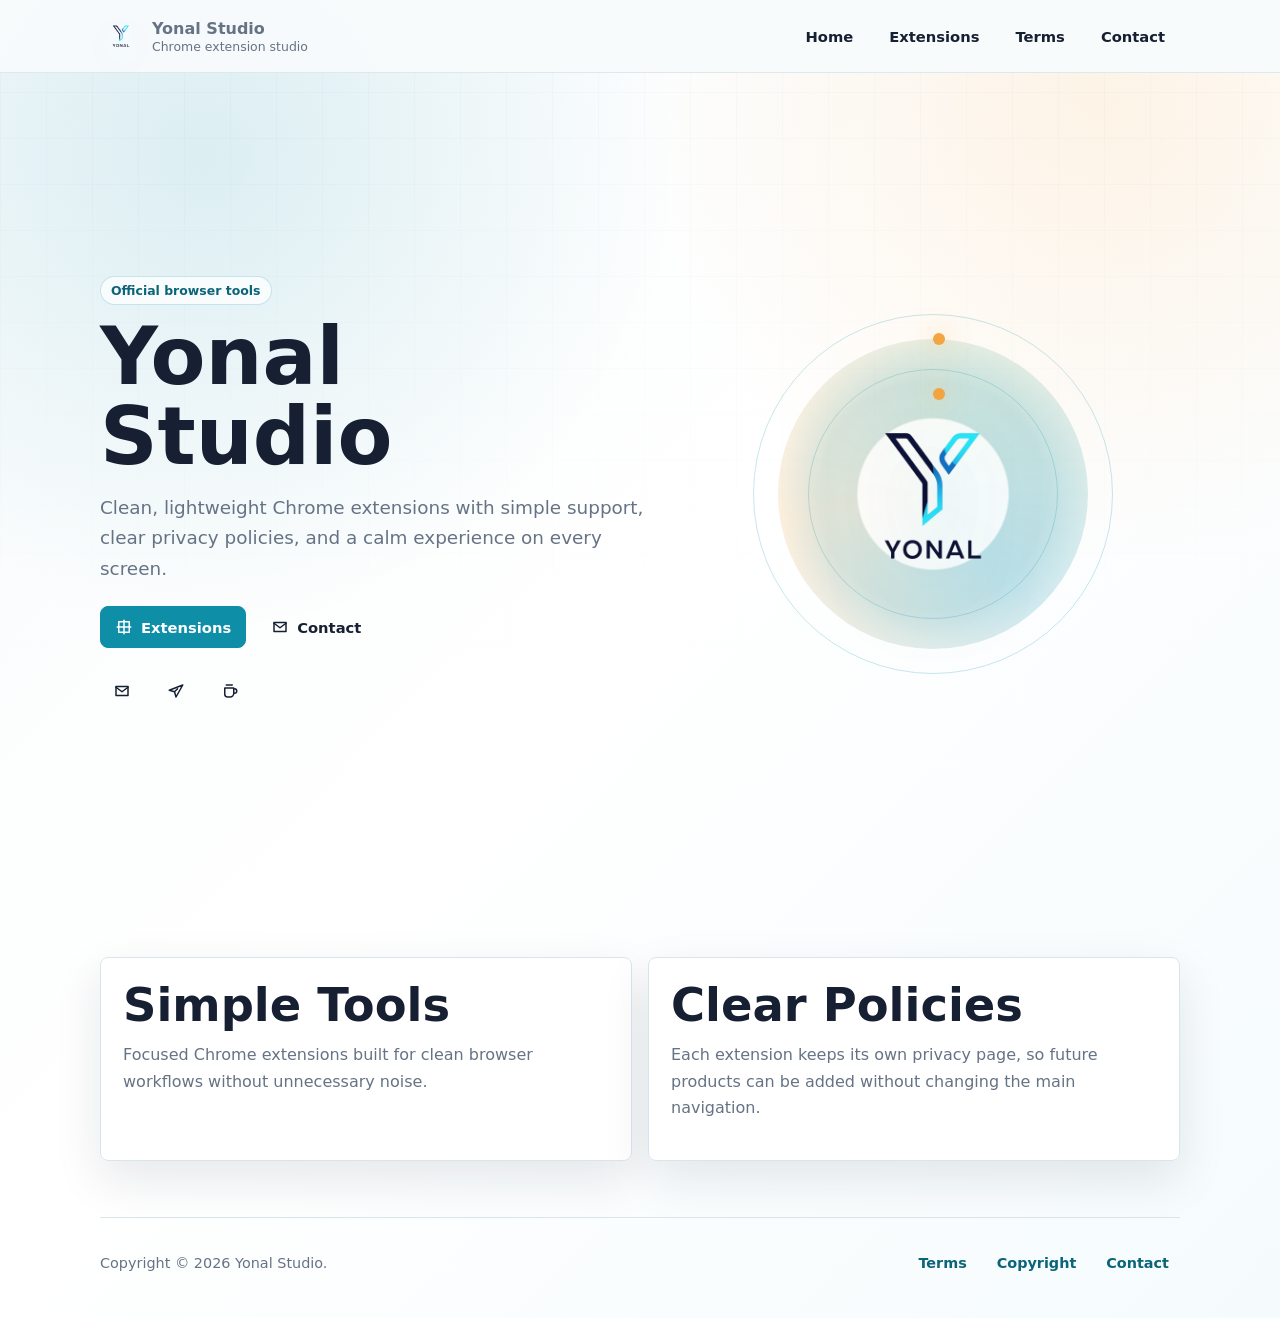
<file: index.html>
<!doctype html>
<html lang="en">
<head>
  <meta charset="utf-8">
  <meta name="viewport" content="width=device-width, initial-scale=1">
  <title>Yonal Studio</title>
  <meta name="description" content="Official Yonal Studio Chrome extension home page.">
  <link rel="icon" type="image/svg+xml" href="assets/favicon.svg">
  <link rel="stylesheet" href="assets/styles.css">
</head>
<body>
  <div class="touch-layer" id="touchLayer" aria-hidden="true"></div>
  <header class="topbar">
    <div class="wrap topbar-inner">
      <a class="brand" href="index.html" aria-label="Yonal Studio home">
        <img src="Yonal.png" alt="Yonal Studio logo">
        <span>
          <strong>Yonal Studio</strong>
          <span>Chrome extension studio</span>
        </span>
      </a>
      <nav class="nav" aria-label="Main navigation">
        <a href="index.html">Home</a>
        <a href="extensions.html">Extensions</a>
        <a href="terms.html">Terms</a>
        <a href="contact.html">Contact</a>
      </nav>
    </div>
  </header>

  <main class="wrap">
    <section class="hero">
      <div class="hero-copy">
        <p class="eyebrow">Official browser tools</p>
        <h1>Yonal Studio</h1>
        <p class="lead">Clean, lightweight Chrome extensions with simple support, clear privacy policies, and a calm experience on every screen.</p>
        <div class="actions">
          <a class="button primary" href="extensions.html">
            <svg class="icon" viewBox="0 0 24 24" aria-hidden="true"><path d="M12 3v18"/><path d="M3 12h18"/><path d="M5 5h14v14H5z"/></svg>
            Extensions
          </a>
          <a class="button" href="contact.html">
            <svg class="icon" viewBox="0 0 24 24" aria-hidden="true"><path d="M4 6h16v12H4z"/><path d="M4 7l8 6 8-6"/></svg>
            Contact
          </a>
        </div>
        <div class="icon-actions" aria-label="Official links">
          <a class="icon-button" href="mailto:yonalsolutions@gmail.com" aria-label="Email support">
            <svg class="icon" viewBox="0 0 24 24" aria-hidden="true"><path d="M4 6h16v12H4z"/><path d="M4 7l8 6 8-6"/></svg>
          </a>
          <a class="icon-button" href="https://t.me/websipX" target="_blank" rel="noopener" aria-label="Telegram support">
            <svg class="icon" viewBox="0 0 24 24" aria-hidden="true"><path d="M21 4L3 11l7 2 2 7 9-16z"/><path d="M10 13l4-4"/></svg>
          </a>
          <a class="icon-button" href="https://buymeacoffee.com/maducreator" target="_blank" rel="noopener" aria-label="Support Yonal Studio">
            <svg class="icon" viewBox="0 0 24 24" aria-hidden="true"><path d="M5 8h12v7a5 5 0 0 1-5 5H9a4 4 0 0 1-4-4V8z"/><path d="M17 9h1a3 3 0 0 1 0 6h-1"/><path d="M7 4h8"/></svg>
          </a>
        </div>
      </div>

      <div class="logo-showcase" aria-label="Animated Yonal Studio logo">
        <span class="logo-orbit"></span>
        <span class="logo-orbit two"></span>
        <img class="main-logo" src="Yonal.png" alt="Yonal Studio logo">
      </div>
    </section>

    <section class="page-section">
      <div class="grid">
        <article class="panel">
          <h2>Simple Tools</h2>
          <p class="muted">Focused Chrome extensions built for clean browser workflows without unnecessary noise.</p>
        </article>
        <article class="panel">
          <h2>Clear Policies</h2>
          <p class="muted">Each extension keeps its own privacy page, so future products can be added without changing the main navigation.</p>
        </article>
      </div>
    </section>
  </main>

  <footer class="wrap footer">
    <span>Copyright © <span data-year></span> Yonal Studio.</span>
    <nav class="footer-links" aria-label="Footer navigation">
      <a href="terms.html">Terms</a>
      <a href="copyright.html">Copyright</a>
      <a href="contact.html">Contact</a>
    </nav>
  </footer>

  <script src="assets/site.js"></script>
  <script>bootChromePrivacyRedirect();</script>
</body>
</html>
</file>
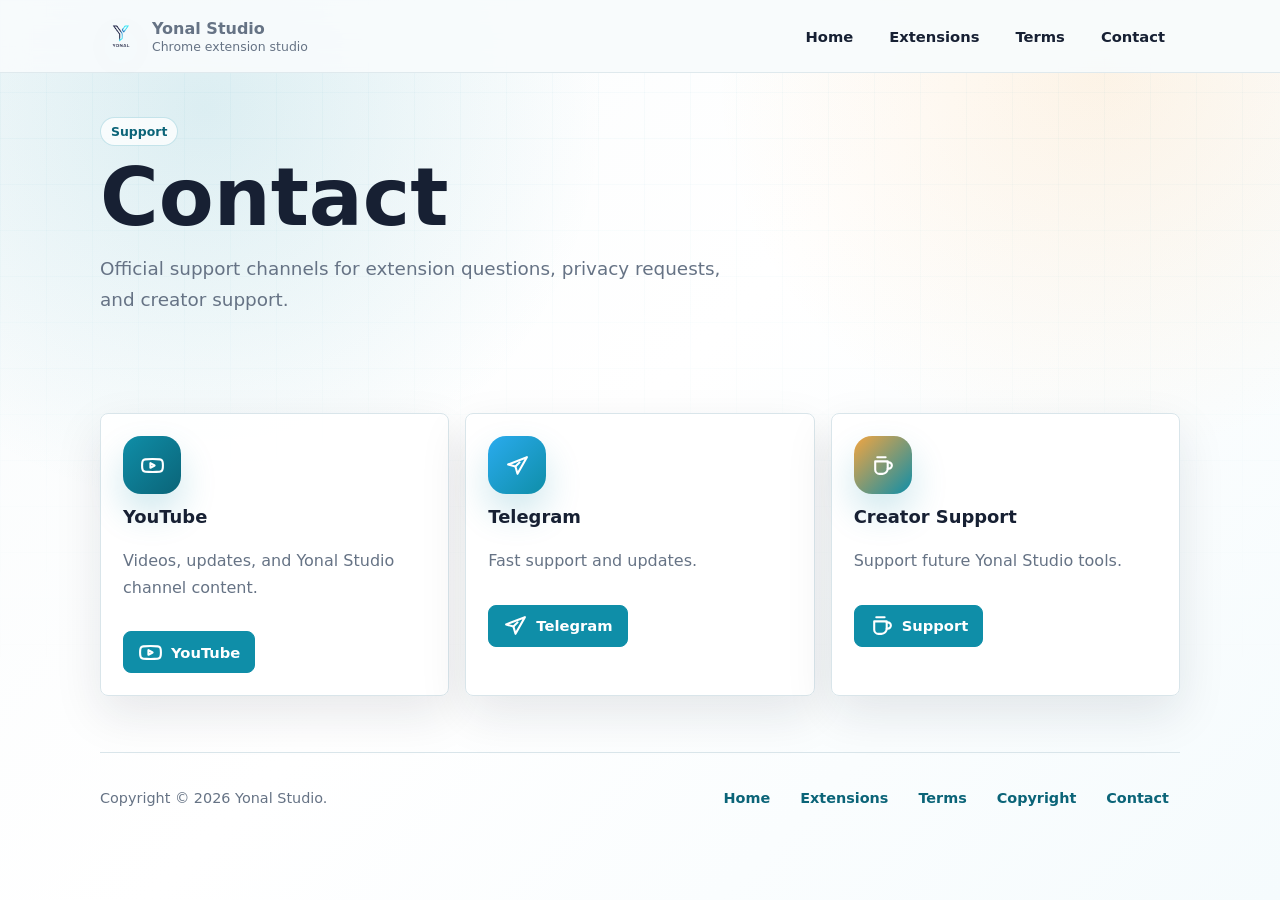
<file: contact.html>
<!doctype html>
<html lang="en">
<head>
  <meta charset="utf-8">
  <meta name="viewport" content="width=device-width, initial-scale=1">
  <title>Contact | Yonal Studio</title>
  <meta name="description" content="Contact Yonal Studio.">
  <link rel="icon" type="image/svg+xml" href="assets/favicon.svg">
  <link rel="stylesheet" href="assets/styles.css">
</head>
<body>
  <div class="touch-layer" id="touchLayer" aria-hidden="true"></div>
  <header class="topbar">
    <div class="wrap topbar-inner">
      <a class="brand" href="index.html" aria-label="Yonal Studio home">
        <img src="Yonal.png" alt="Yonal Studio logo">
        <span><strong>Yonal Studio</strong><span>Chrome extension studio</span></span>
      </a>
      <nav class="nav" aria-label="Main navigation">
        <a href="index.html">Home</a>
        <a href="extensions.html">Extensions</a>
        <a href="terms.html">Terms</a>
        <a href="contact.html">Contact</a>
      </nav>
    </div>
  </header>

  <main class="wrap">
    <section class="page-head">
      <p class="eyebrow">Support</p>
      <h1>Contact</h1>
      <p class="lead">Official support channels for extension questions, privacy requests, and creator support.</p>
    </section>
    <section class="page-section">
      <div class="contact-grid">
        <article class="contact-card">
          <div class="contact-badge" aria-hidden="true">
            <svg class="icon" viewBox="0 0 24 24"><path d="M22 12s0-4-1-5c-.6-.7-1.3-.8-2-.9C16 5.8 12 5.8 12 5.8s-4 0-7 .3c-.7.1-1.4.2-2 .9-1 1-1 5-1 5s0 4 1 5c.6.7 1.3.8 2 .9 3 .3 7 .3 7 .3s4 0 7-.3c.7-.1 1.4-.2 2-.9 1-1 1-5 1-5z"/><path d="M10 9.8v4.4l4-2.2-4-2.2z"/></svg>
          </div>
          <h3>YouTube</h3>
          <p class="muted">Videos, updates, and Yonal Studio channel content.</p>
          <a class="button primary" href="https://www.youtube.com/@YonalStudio" target="_blank" rel="noopener" aria-label="Open Yonal Studio on YouTube">
            <svg class="icon" viewBox="0 0 24 24" aria-hidden="true"><path d="M22 12s0-4-1-5c-.6-.7-1.3-.8-2-.9C16 5.8 12 5.8 12 5.8s-4 0-7 .3c-.7.1-1.4.2-2 .9-1 1-1 5-1 5s0 4 1 5c.6.7 1.3.8 2 .9 3 .3 7 .3 7 .3s4 0 7-.3c.7-.1 1.4-.2 2-.9 1-1 1-5 1-5z"/><path d="M10 9.8v4.4l4-2.2-4-2.2z"/></svg>
            YouTube
          </a>
        </article>
        <article class="contact-card">
          <div class="contact-badge telegram" aria-hidden="true">
            <svg class="icon" viewBox="0 0 24 24"><path d="M21 4L3 11l7 2 2 7 9-16z"/><path d="M10 13l4-4"/></svg>
          </div>
          <h3>Telegram</h3>
          <p class="muted">Fast support and updates.</p>
          <a class="button primary" href="https://t.me/websipX" target="_blank" rel="noopener" aria-label="Open Telegram">
            <svg class="icon" viewBox="0 0 24 24" aria-hidden="true"><path d="M21 4L3 11l7 2 2 7 9-16z"/><path d="M10 13l4-4"/></svg>
            Telegram
          </a>
        </article>
        <article class="contact-card">
          <div class="contact-badge coffee" aria-hidden="true">
            <svg class="icon" viewBox="0 0 24 24"><path d="M5 8h12v7a5 5 0 0 1-5 5H9a4 4 0 0 1-4-4V8z"/><path d="M17 9h1a3 3 0 0 1 0 6h-1"/><path d="M7 4h8"/></svg>
          </div>
          <h3>Creator Support</h3>
          <p class="muted">Support future Yonal Studio tools.</p>
          <a class="button primary" href="https://buymeacoffee.com/maducreator" target="_blank" rel="noopener" aria-label="Support Yonal Studio">
            <svg class="icon" viewBox="0 0 24 24" aria-hidden="true"><path d="M5 8h12v7a5 5 0 0 1-5 5H9a4 4 0 0 1-4-4V8z"/><path d="M17 9h1a3 3 0 0 1 0 6h-1"/><path d="M7 4h8"/></svg>
            Support
          </a>
        </article>
      </div>
    </section>
  </main>

  <footer class="wrap footer">
    <span>Copyright © <span data-year></span> Yonal Studio.</span>
    <nav class="footer-links" aria-label="Footer navigation">
      <a href="index.html">Home</a>
      <a href="extensions.html">Extensions</a>
      <a href="terms.html">Terms</a>
      <a href="copyright.html">Copyright</a>
      <a href="contact.html">Contact</a>
    </nav>
  </footer>

  <script src="assets/site.js"></script>
</body>
</html>
</file>
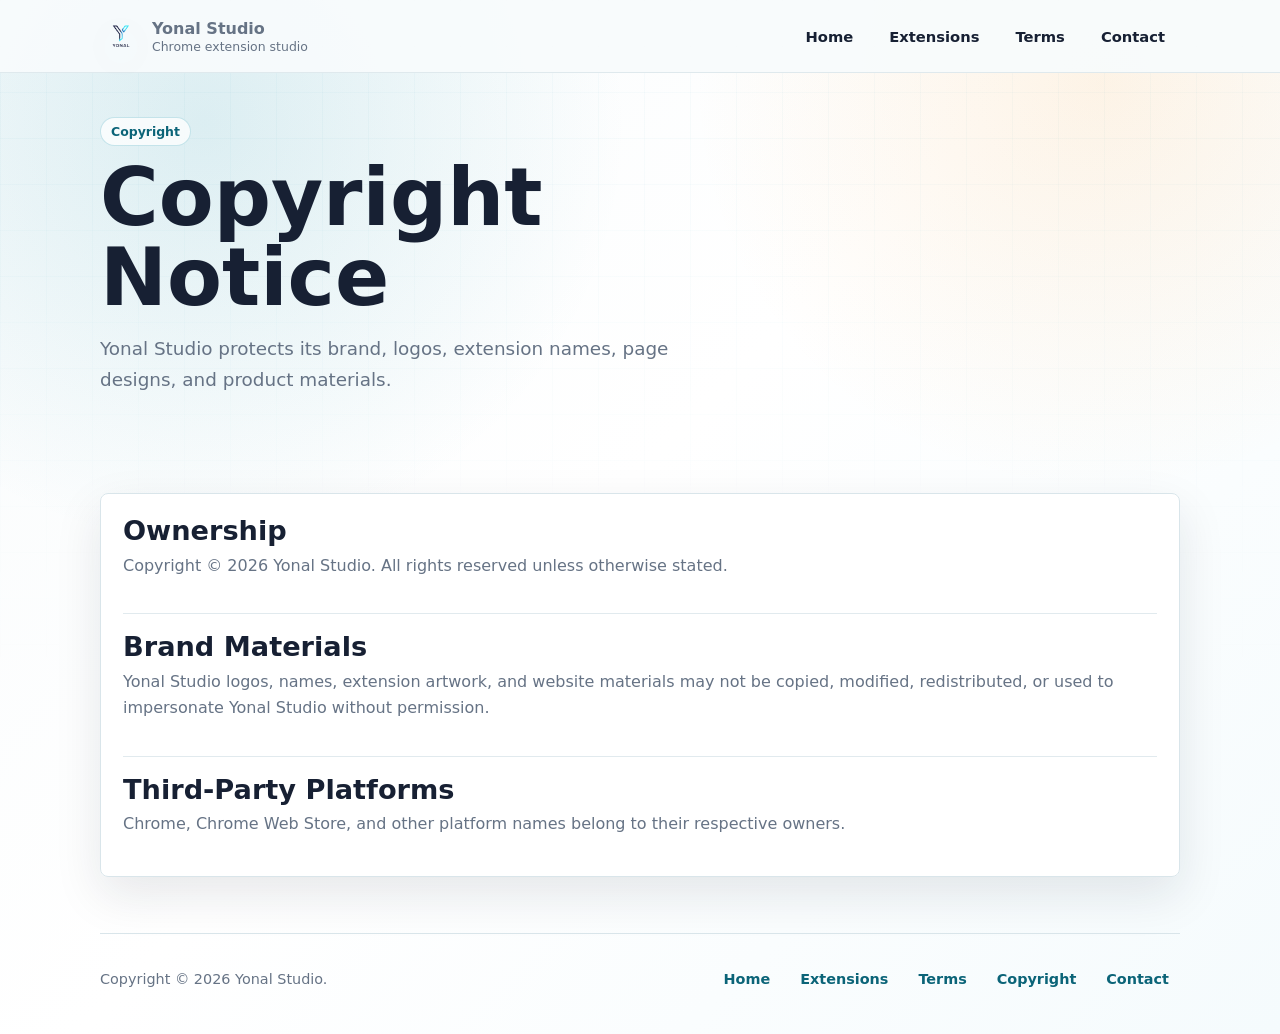
<file: copyright.html>
<!doctype html>
<html lang="en">
<head>
  <meta charset="utf-8">
  <meta name="viewport" content="width=device-width, initial-scale=1">
  <title>Copyright | Yonal Studio</title>
  <meta name="description" content="Yonal Studio copyright notice.">
  <link rel="icon" type="image/svg+xml" href="assets/favicon.svg">
  <link rel="stylesheet" href="assets/styles.css">
</head>
<body>
  <div class="touch-layer" id="touchLayer" aria-hidden="true"></div>
  <header class="topbar">
    <div class="wrap topbar-inner">
      <a class="brand" href="index.html" aria-label="Yonal Studio home">
        <img src="Yonal.png" alt="Yonal Studio logo">
        <span><strong>Yonal Studio</strong><span>Chrome extension studio</span></span>
      </a>
      <nav class="nav" aria-label="Main navigation">
        <a href="index.html">Home</a>
        <a href="extensions.html">Extensions</a>
        <a href="terms.html">Terms</a>
        <a href="contact.html">Contact</a>
      </nav>
    </div>
  </header>

  <main class="wrap">
    <section class="page-head">
      <p class="eyebrow">Copyright</p>
      <h1>Copyright Notice</h1>
      <p class="lead">Yonal Studio protects its brand, logos, extension names, page designs, and product materials.</p>
    </section>
    <section class="page-section">
      <article class="legal-card">
        <section class="legal-section">
          <h2>Ownership</h2>
          <p class="muted">Copyright © <span data-year></span> Yonal Studio. All rights reserved unless otherwise stated.</p>
        </section>
        <section class="legal-section">
          <h2>Brand Materials</h2>
          <p class="muted">Yonal Studio logos, names, extension artwork, and website materials may not be copied, modified, redistributed, or used to impersonate Yonal Studio without permission.</p>
        </section>
        <section class="legal-section">
          <h2>Third-Party Platforms</h2>
          <p class="muted">Chrome, Chrome Web Store, and other platform names belong to their respective owners.</p>
        </section>
      </article>
    </section>
  </main>

  <footer class="wrap footer">
    <span>Copyright © <span data-year></span> Yonal Studio.</span>
    <nav class="footer-links" aria-label="Footer navigation">
      <a href="index.html">Home</a>
      <a href="extensions.html">Extensions</a>
      <a href="terms.html">Terms</a>
      <a href="copyright.html">Copyright</a>
      <a href="contact.html">Contact</a>
    </nav>
  </footer>

  <script src="assets/site.js"></script>
</body>
</html>
</file>
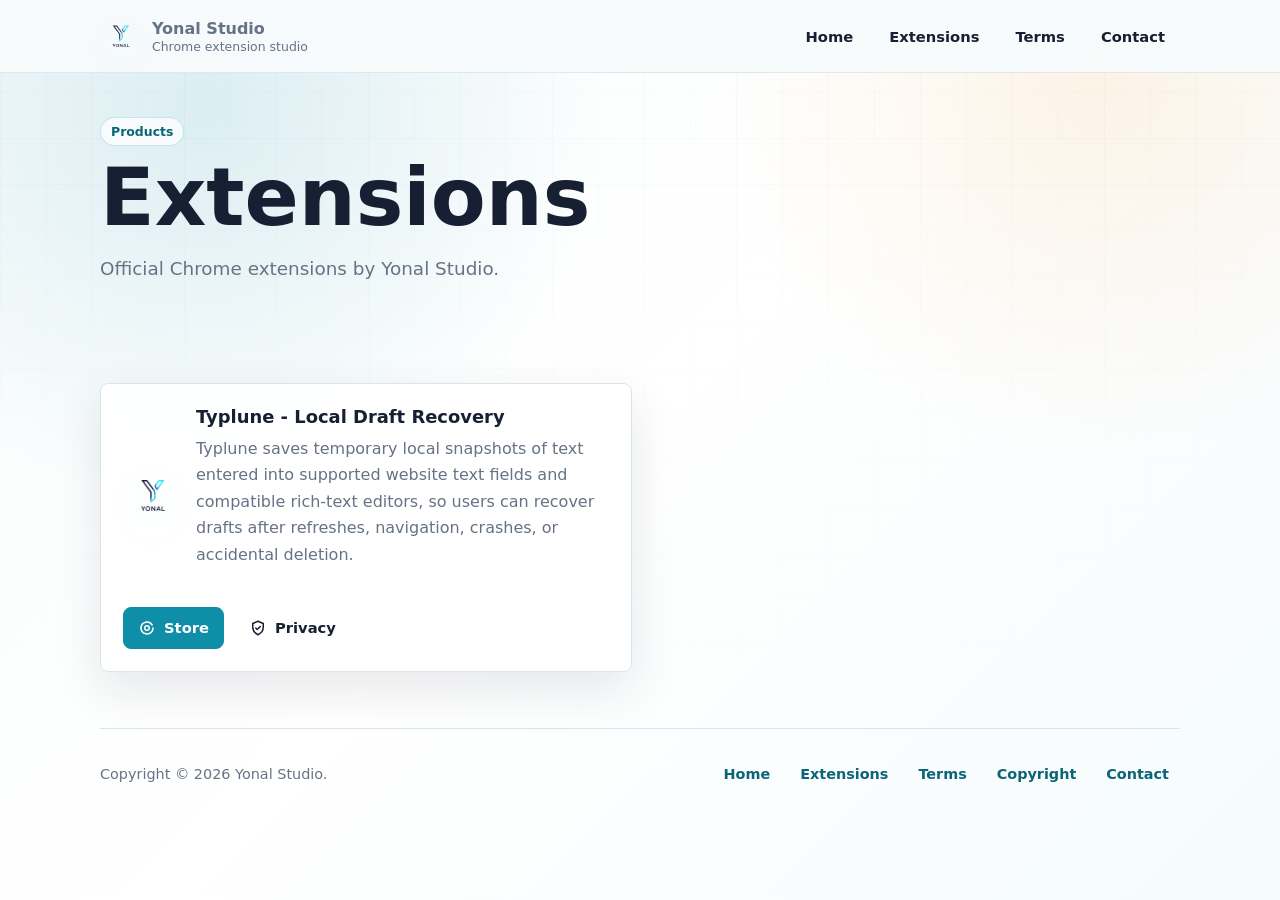
<file: extensions.html>
<!doctype html>
<html lang="en">
<head>
  <meta charset="utf-8">
  <meta name="viewport" content="width=device-width, initial-scale=1">
  <title>Extensions | Yonal Studio</title>
  <meta name="description" content="Yonal Studio Chrome extensions.">
  <link rel="icon" type="image/svg+xml" href="assets/favicon.svg">
  <link rel="stylesheet" href="assets/styles.css">
</head>
<body>
  <div class="touch-layer" id="touchLayer" aria-hidden="true"></div>
  <header class="topbar">
    <div class="wrap topbar-inner">
      <a class="brand" href="index.html" aria-label="Yonal Studio home">
        <img src="Yonal.png" alt="Yonal Studio logo">
        <span><strong>Yonal Studio</strong><span>Chrome extension studio</span></span>
      </a>
      <nav class="nav" aria-label="Main navigation">
        <a href="index.html">Home</a>
        <a href="extensions.html">Extensions</a>
        <a href="terms.html">Terms</a>
        <a href="contact.html">Contact</a>
      </nav>
    </div>
  </header>

  <main class="wrap">
    <section class="page-head">
      <p class="eyebrow">Products</p>
      <h1>Extensions</h1>
      <p class="lead">Official Chrome extensions by Yonal Studio.</p>
    </section>
    <section class="page-section">
      <div class="grid" id="extensionGrid"></div>
    </section>
  </main>

  <footer class="wrap footer">
    <span>Copyright © <span data-year></span> Yonal Studio.</span>
    <nav class="footer-links" aria-label="Footer navigation">
      <a href="index.html">Home</a>
      <a href="extensions.html">Extensions</a>
      <a href="terms.html">Terms</a>
      <a href="copyright.html">Copyright</a>
      <a href="contact.html">Contact</a>
    </nav>
  </footer>

  <script src="assets/site.js"></script>
  <script>
    const grid = document.getElementById('extensionGrid');
    renderExtensionSkeletons(grid);

    loadExtensions().then((items) => {
      grid.textContent = '';
      items.forEach((item, index) => grid.appendChild(revealDynamicContent(createExtensionCard(item), index)));
      if (location.hash) {
        requestAnimationFrame(() => document.querySelector(location.hash)?.scrollIntoView({ block: 'center' }));
      }
    });
  </script>
</body>
</html>
</file>
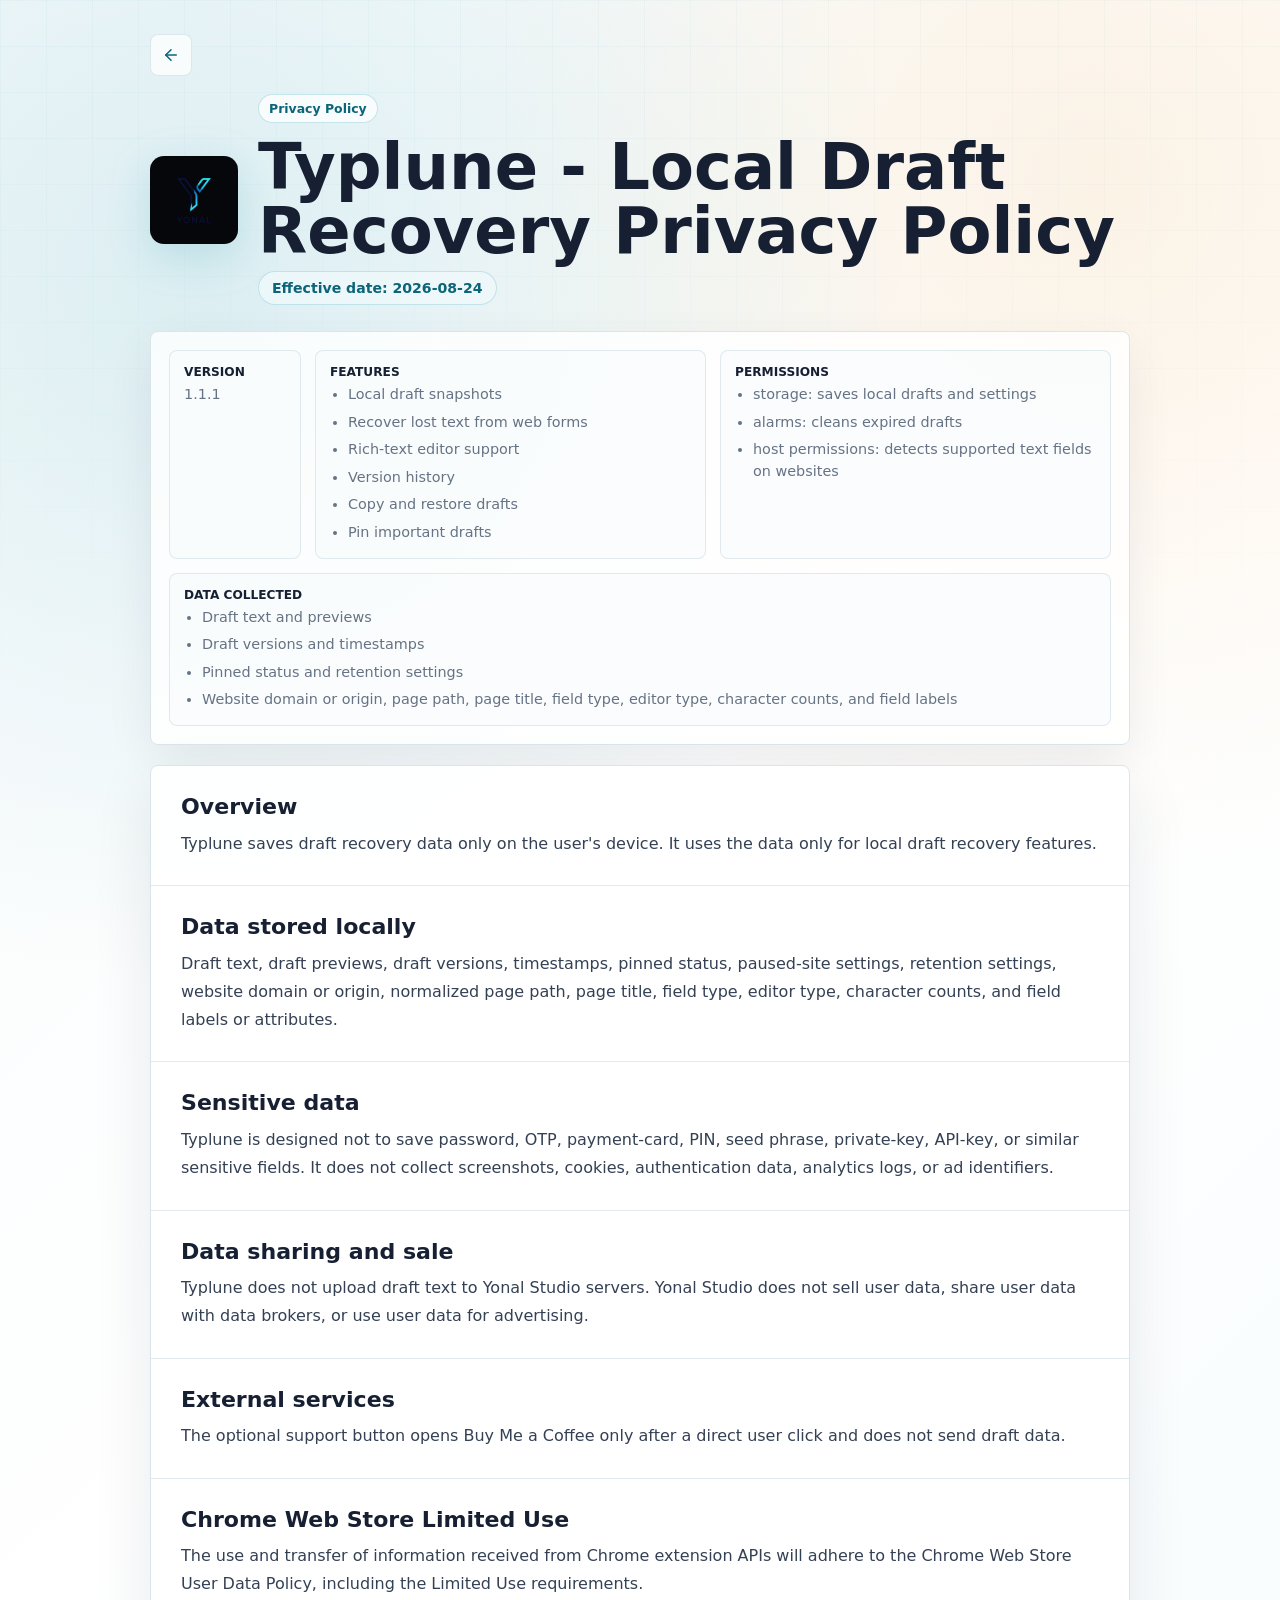
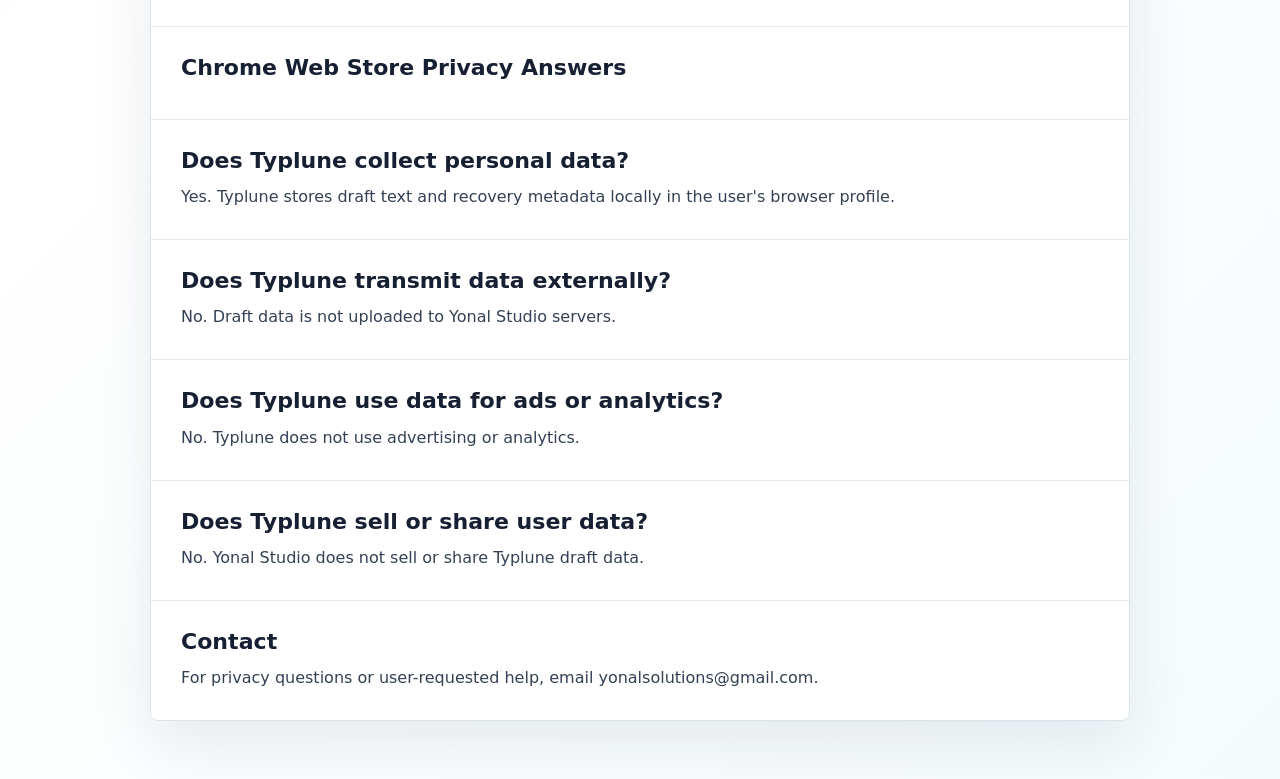
<file: privacy.html>
<!doctype html>
<html lang="en">
<head>
  <meta charset="utf-8">
  <meta name="viewport" content="width=device-width, initial-scale=1">
  <title>Privacy Policy | Yonal Studio</title>
  <meta name="description" content="Yonal Studio Chrome extension privacy policy.">
  <link rel="icon" type="image/svg+xml" href="assets/favicon.svg">
  <link rel="stylesheet" href="assets/styles.css">
</head>
<body class="is-policy-loading">
  <div class="touch-layer" id="touchLayer" aria-hidden="true"></div>
  <main class="policy-shell">
    <a class="policy-back icon-button" href="extensions.html" aria-label="Back to extensions" title="Back to extensions">
      <svg class="icon" viewBox="0 0 24 24" aria-hidden="true"><path d="M19 12H5"/><path d="M12 19l-7-7 7-7"/></svg>
    </a>
    <header class="policy-top">
      <img class="policy-logo logo-tile is-loading" id="policyLogo" alt="Extension logo">
      <div>
        <p class="eyebrow">Privacy Policy</p>
        <h1 id="policyTitle">Privacy Policy</h1>
        <p class="policy-date" id="policyDate">Effective date</p>
      </div>
    </header>
    <section class="policy-meta-card" aria-label="Extension privacy details">
      <dl class="policy-meta" id="policyMeta"></dl>
    </section>
    <article class="policy-card">
      <div class="policy-body" id="policyBody"></div>
    </article>
  </main>

  <script src="assets/site.js"></script>
  <script>
    loadExtensions().then((items) => {
      const item = selectedExtension(items);
      const logo = document.getElementById('policyLogo');
      const backUrl = `extensions.html#${encodeURIComponent(cleanId(item.id))}`;
      logo.alt = `${text(item.name, 'Extension')} logo`;
      logo.onerror = () => handleImageError(logo);
      transitionPolicyLogo(logo, logoFor(item));
      document.querySelector('.policy-back').href = backUrl;
      document.title = `${text(item.name, 'Extension')} Privacy Policy | Yonal Studio`;
      document.getElementById('policyTitle').textContent = `${text(item.name, 'Extension')} Privacy Policy`;
      document.getElementById('policyDate').textContent = `Effective date: ${text(item.privacyEffectiveDate, '2026-08-16')}`;
      renderPolicyMeta(document.getElementById('policyMeta'), item);
      renderPolicyDocument(document.getElementById('policyBody'), displayPolicy(item));
      requestAnimationFrame(() => document.body.classList.remove('is-policy-loading'));
    });
  </script>
</body>
</html>
</file>
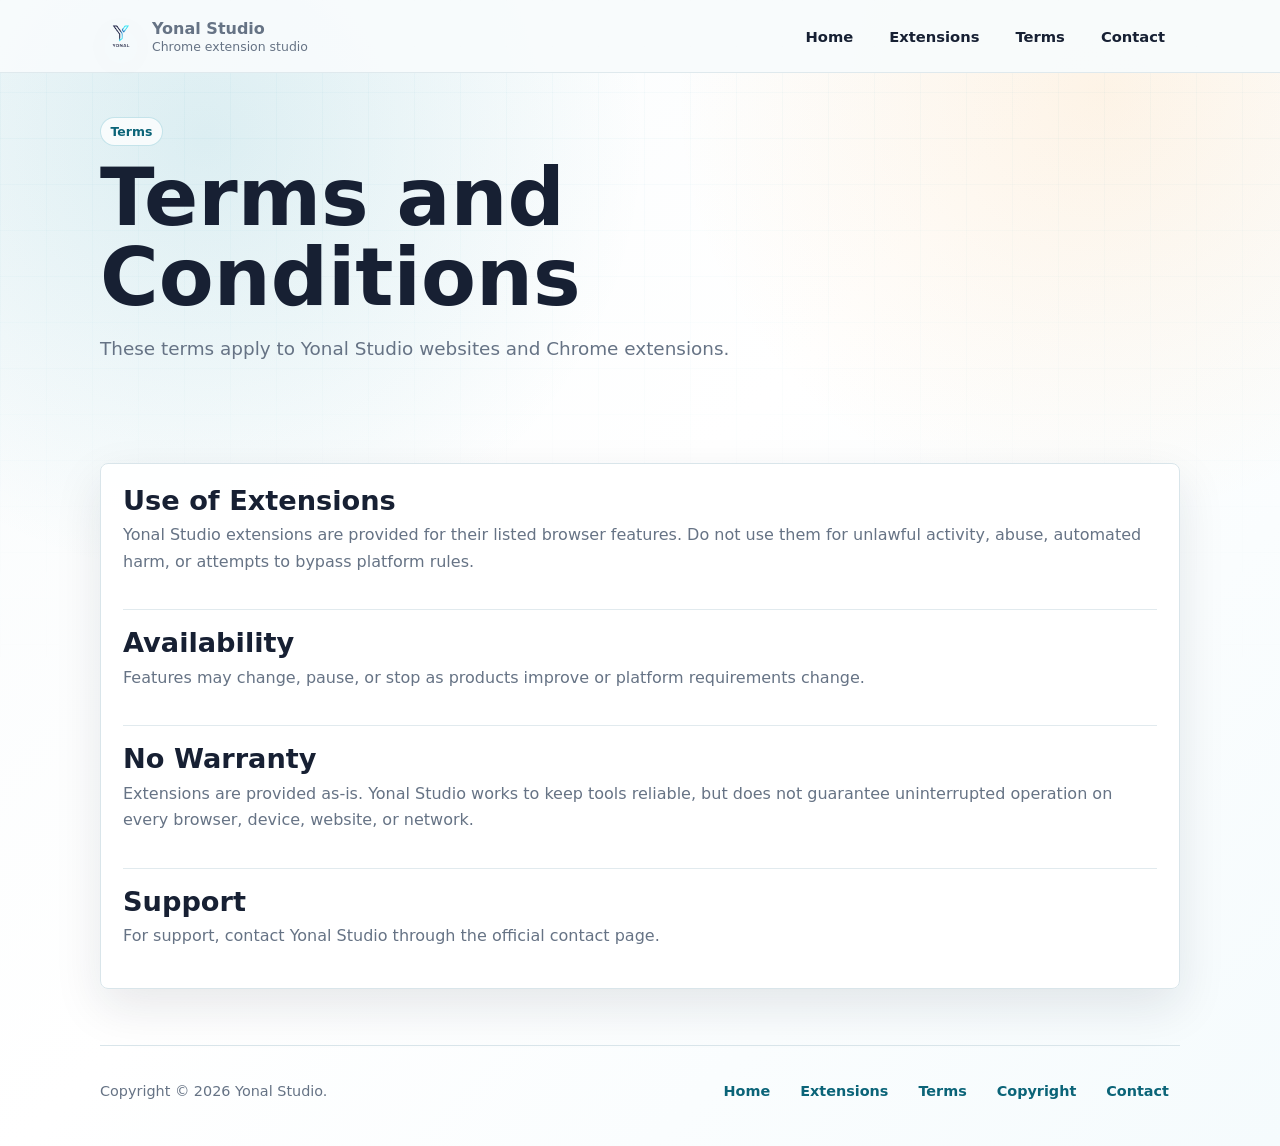
<file: terms.html>
<!doctype html>
<html lang="en">
<head>
  <meta charset="utf-8">
  <meta name="viewport" content="width=device-width, initial-scale=1">
  <title>Terms | Yonal Studio</title>
  <meta name="description" content="Yonal Studio terms and conditions.">
  <link rel="icon" type="image/svg+xml" href="assets/favicon.svg">
  <link rel="stylesheet" href="assets/styles.css">
</head>
<body>
  <div class="touch-layer" id="touchLayer" aria-hidden="true"></div>
  <header class="topbar">
    <div class="wrap topbar-inner">
      <a class="brand" href="index.html" aria-label="Yonal Studio home">
        <img src="Yonal.png" alt="Yonal Studio logo">
        <span><strong>Yonal Studio</strong><span>Chrome extension studio</span></span>
      </a>
      <nav class="nav" aria-label="Main navigation">
        <a href="index.html">Home</a>
        <a href="extensions.html">Extensions</a>
        <a href="terms.html">Terms</a>
        <a href="contact.html">Contact</a>
      </nav>
    </div>
  </header>

  <main class="wrap">
    <section class="page-head">
      <p class="eyebrow">Terms</p>
      <h1>Terms and Conditions</h1>
      <p class="lead">These terms apply to Yonal Studio websites and Chrome extensions.</p>
    </section>
    <section class="page-section">
      <article class="legal-card">
        <section class="legal-section">
          <h2>Use of Extensions</h2>
          <p class="muted">Yonal Studio extensions are provided for their listed browser features. Do not use them for unlawful activity, abuse, automated harm, or attempts to bypass platform rules.</p>
        </section>
        <section class="legal-section">
          <h2>Availability</h2>
          <p class="muted">Features may change, pause, or stop as products improve or platform requirements change.</p>
        </section>
        <section class="legal-section">
          <h2>No Warranty</h2>
          <p class="muted">Extensions are provided as-is. Yonal Studio works to keep tools reliable, but does not guarantee uninterrupted operation on every browser, device, website, or network.</p>
        </section>
        <section class="legal-section">
          <h2>Support</h2>
          <p class="muted">For support, contact Yonal Studio through the official contact page.</p>
        </section>
      </article>
    </section>
  </main>

  <footer class="wrap footer">
    <span>Copyright © <span data-year></span> Yonal Studio.</span>
    <nav class="footer-links" aria-label="Footer navigation">
      <a href="index.html">Home</a>
      <a href="extensions.html">Extensions</a>
      <a href="terms.html">Terms</a>
      <a href="copyright.html">Copyright</a>
      <a href="contact.html">Contact</a>
    </nav>
  </footer>

  <script src="assets/site.js"></script>
</body>
</html>
</file>
<file: assets/styles.css>
:root {
  --bg: #f8fbfc;
  --surface: #ffffff;
  --soft: #eef8fa;
  --text: #172033;
  --muted: #667385;
  --line: #d9e5ea;
  --brand: #0f8ea8;
  --brand-dark: #0b6478;
  --accent: #f2a541;
  --green: #138a5b;
  --shadow: 0 18px 48px rgba(23, 32, 51, 0.1);
}

* { box-sizing: border-box; }

html {
  scroll-behavior: smooth;
  overflow-x: hidden;
}

body {
  position: relative;
  min-height: 100vh;
  margin: 0;
  color: var(--text);
  background:
    radial-gradient(circle at 16% 12%, rgba(15, 142, 168, 0.13), transparent 30%),
    radial-gradient(circle at 86% 8%, rgba(242, 165, 65, 0.13), transparent 28%),
    linear-gradient(135deg, #f8fbfc 0%, #ffffff 48%, #f5fbfd 100%);
  font-family: Inter, ui-sans-serif, system-ui, -apple-system, BlinkMacSystemFont, "Segoe UI", sans-serif;
  overflow-x: hidden;
  opacity: 0;
  animation: pageFadeIn 420ms ease forwards;
}

body::before {
  content: "";
  position: fixed;
  inset: 0;
  z-index: -1;
  pointer-events: none;
  background-image:
    linear-gradient(rgba(15, 142, 168, 0.055) 1px, transparent 1px),
    linear-gradient(90deg, rgba(15, 142, 168, 0.055) 1px, transparent 1px);
  background-size: 46px 46px;
  mask-image: linear-gradient(to bottom, rgba(0, 0, 0, 0.58), transparent 78%);
  animation: gridMove 30s linear infinite;
}

a { color: inherit; }

.wrap {
  width: min(1080px, calc(100% - 32px));
  margin: 0 auto;
}

.touch-layer {
  position: fixed;
  inset: 0;
  z-index: 60;
  pointer-events: none;
  overflow: hidden;
}

.touch-spark {
  position: absolute;
  width: 9px;
  height: 9px;
  border-radius: 50%;
  background: var(--brand);
  box-shadow: 0 0 18px rgba(15, 142, 168, 0.46);
  animation: touchSpark 720ms ease-out forwards;
}

.touch-ring {
  position: absolute;
  width: 18px;
  height: 18px;
  border: 2px solid rgba(15, 142, 168, 0.28);
  border-radius: 50%;
  transform: translate(-50%, -50%) scale(0.35);
  animation: touchRing 680ms ease-out forwards;
}

.topbar {
  position: sticky;
  top: 0;
  z-index: 20;
  border-bottom: 1px solid rgba(217, 229, 234, 0.82);
  background: rgba(248, 251, 252, 0.92);
  backdrop-filter: blur(14px);
  animation: topbarIn 520ms ease both;
}

.topbar-inner {
  display: flex;
  align-items: center;
  justify-content: space-between;
  gap: 16px;
  min-height: 72px;
}

.brand {
  display: flex;
  align-items: center;
  gap: 10px;
  min-width: 0;
  text-decoration: none;
}

.brand img,
.logo-tile {
  object-fit: contain;
  filter: drop-shadow(0 12px 20px rgba(15, 142, 168, 0.18));
}

.brand img {
  width: 42px;
  height: 42px;
  border-radius: 11px;
}

.brand strong,
.brand span {
  display: block;
  white-space: nowrap;
  overflow: hidden;
  text-overflow: ellipsis;
}

.brand strong { font-size: 1rem; }

.brand span {
  margin-top: 1px;
  color: var(--muted);
  font-size: 0.78rem;
}

.nav {
  display: flex;
  align-items: center;
  gap: 6px;
}

.nav a,
.button,
.icon-button {
  display: inline-flex;
  align-items: center;
  justify-content: center;
  min-height: 42px;
  border: 1px solid transparent;
  border-radius: 8px;
  color: var(--text);
  font-size: 0.92rem;
  font-weight: 800;
  text-decoration: none;
  transition: transform 150ms ease, background 150ms ease, border-color 150ms ease, color 150ms ease;
}

.nav a,
.button {
  gap: 8px;
  padding: 0 14px;
  overflow-wrap: anywhere;
  text-align: center;
}

.icon-button {
  width: 44px;
  padding: 0;
}

.nav a:hover,
.button:hover,
.icon-button:hover {
  transform: translateY(-1px);
  border-color: var(--line);
  background: var(--surface);
}

.button.primary {
  color: #fff;
  border-color: var(--brand);
  background: var(--brand);
}

.button.primary:hover {
  border-color: var(--brand-dark);
  background: var(--brand-dark);
}

.hero {
  position: relative;
  display: grid;
  grid-template-columns: minmax(0, 1.05fr) minmax(280px, 0.95fr);
  gap: 38px;
  align-items: center;
  min-height: calc(100vh - 72px);
  padding: 58px 0 44px;
}

.hero-copy,
.logo-showcase,
.page-head,
.panel,
.extension-card,
.contact-card,
.legal-card,
.policy-meta-card,
.policy-card {
  opacity: 0;
  transform: translateY(18px);
  animation: revealUp 760ms ease forwards;
}

.logo-showcase,
.panel:nth-child(2),
.policy-meta-card { animation-delay: 100ms; }

.policy-card { animation-delay: 160ms; }

.footer {
  opacity: 0;
  transform: translateY(12px);
  animation: revealUp 640ms ease 220ms forwards;
}

.eyebrow {
  display: inline-flex;
  align-items: center;
  width: fit-content;
  margin: 0 0 12px;
  padding: 6px 10px;
  border: 1px solid rgba(15, 142, 168, 0.22);
  border-radius: 999px;
  color: var(--brand-dark);
  background: rgba(255, 255, 255, 0.75);
  font-size: 0.78rem;
  font-weight: 900;
}

h1,
h2,
h3,
p {
  margin-top: 0;
  overflow-wrap: break-word;
}

h1 {
  max-width: 720px;
  margin-bottom: 16px;
  font-size: clamp(2.35rem, 7vw, 5rem);
  line-height: 1;
  letter-spacing: 0;
}

h2 {
  margin-bottom: 12px;
  font-size: clamp(1.7rem, 4vw, 2.9rem);
  line-height: 1.08;
  letter-spacing: 0;
}

h3 {
  margin-bottom: 8px;
  font-size: 1.12rem;
  line-height: 1.22;
}

.lead,
.muted {
  color: var(--muted);
  line-height: 1.66;
}

.lead {
  max-width: 640px;
  font-size: clamp(1rem, 2vw, 1.15rem);
}

.actions,
.icon-actions {
  display: flex;
  flex-wrap: wrap;
  gap: 10px;
  margin-top: 22px;
}

.logo-showcase {
  position: relative;
  display: grid;
  place-items: center;
  min-height: 430px;
}

.logo-showcase::before {
  content: "";
  position: absolute;
  width: min(310px, 70vw);
  aspect-ratio: 1;
  border-radius: 50%;
  background:
    radial-gradient(circle, rgba(255, 255, 255, 0.78) 0 34%, rgba(15, 142, 168, 0.12) 35% 52%, transparent 70%),
    conic-gradient(from 140deg, rgba(15, 142, 168, 0.18), rgba(242, 165, 65, 0.18), rgba(19, 138, 91, 0.12), rgba(15, 142, 168, 0.18));
  filter: blur(0.2px);
  animation: logoGlow 7s ease-in-out infinite;
}

.logo-orbit {
  position: absolute;
  width: min(360px, 80vw);
  aspect-ratio: 1;
  border: 1px solid rgba(15, 142, 168, 0.22);
  border-radius: 50%;
  animation: orbit 16s linear infinite;
}

.logo-orbit.two {
  width: min(250px, 62vw);
  animation-duration: 11s;
  animation-direction: reverse;
}

.logo-orbit::before {
  content: "";
  position: absolute;
  top: 18px;
  left: 50%;
  width: 12px;
  height: 12px;
  border-radius: 50%;
  background: var(--accent);
  box-shadow: 0 0 24px rgba(242, 165, 65, 0.58);
}

.main-logo {
  position: relative;
  width: min(260px, 58vw);
  aspect-ratio: 1;
  padding: 8px;
  filter: drop-shadow(0 26px 42px rgba(15, 142, 168, 0.28));
  animation: floatLogo 4.8s ease-in-out infinite;
}

.page-section {
  padding: 56px 0;
}

.page-head {
  max-width: 760px;
  padding: 44px 0 24px;
}

.grid {
  display: grid;
  grid-template-columns: repeat(2, minmax(0, 1fr));
  gap: 16px;
}

.contact-grid {
  display: grid;
  grid-template-columns: repeat(3, minmax(0, 1fr));
  gap: 16px;
}

.panel,
.extension-card,
.legal-card,
.contact-card,
.policy-card {
  border: 1px solid var(--line);
  border-radius: 8px;
  background: rgba(255, 255, 255, 0.9);
  box-shadow: var(--shadow);
}

.panel,
.extension-card,
.legal-card,
.contact-card,
.policy-card {
  padding: 22px;
}

.extension-card,
.contact-card,
.legal-card {
  transition: transform 160ms ease, border-color 160ms ease, box-shadow 160ms ease;
}

.extension-card:hover,
.contact-card:hover,
.legal-card:hover {
  transform: translateY(-4px);
  border-color: rgba(15, 142, 168, 0.28);
  box-shadow: 0 26px 60px rgba(23, 32, 51, 0.13);
}

.contact-card {
  display: grid;
  align-content: start;
  gap: 12px;
  min-height: 230px;
}

.contact-badge {
  display: grid;
  place-items: center;
  width: 58px;
  height: 58px;
  border-radius: 18px;
  color: #fff;
  background: linear-gradient(135deg, var(--brand), var(--brand-dark));
  box-shadow: 0 18px 36px rgba(15, 142, 168, 0.2);
}

.contact-badge.telegram {
  background: linear-gradient(135deg, #2aabee, #0f8ea8);
}

.contact-badge.coffee {
  background: linear-gradient(135deg, #f2a541, #0f8ea8);
}

.contact-card .icon {
  width: 25px;
  height: 25px;
}

.contact-card .button {
  width: fit-content;
  margin-top: 2px;
}

.legal-card {
  display: grid;
  gap: 18px;
}

.legal-section {
  padding: 0 0 18px;
  border-bottom: 1px solid rgba(217, 229, 234, 0.78);
}

.legal-section:last-child {
  padding-bottom: 0;
  border-bottom: 0;
}

.legal-card h2 {
  margin-bottom: 7px;
  font-size: clamp(1.22rem, 2.4vw, 1.7rem);
}

.extension-head {
  display: grid;
  grid-template-columns: 60px minmax(0, 1fr);
  gap: 13px;
  align-items: center;
  margin-bottom: 14px;
}

.extension-head img,
.policy-logo {
  border-radius: 14px;
}

.extension-head img {
  width: 60px;
  height: 60px;
}

.policy-shell {
  width: min(980px, calc(100% - 44px));
  margin: 0 auto;
  padding: 34px 0 58px;
  min-height: 100vh;
}

.skeleton-card {
  pointer-events: none;
}

.skeleton-card:hover {
  transform: none;
  border-color: var(--line);
  box-shadow: var(--shadow);
}

.skeleton-tile,
.skeleton-line {
  position: relative;
  overflow: hidden;
  border-radius: 8px;
  background: rgba(217, 229, 234, 0.74);
}

.skeleton-tile::after,
.skeleton-line::after,
.is-policy-loading .policy-card::after,
.is-policy-loading .policy-meta-card::after {
  content: "";
  position: absolute;
  inset: 0;
  transform: translateX(-100%);
  background: linear-gradient(90deg, transparent, rgba(255, 255, 255, 0.72), transparent);
  animation: skeletonSweep 1.15s ease-in-out infinite;
}

.skeleton-tile {
  width: 60px;
  height: 60px;
}

.skeleton-copy {
  display: grid;
  gap: 10px;
}

.skeleton-line {
  height: 12px;
}

.skeleton-line.title {
  width: min(260px, 72%);
  height: 16px;
}

.skeleton-line.short { width: 48%; }
.skeleton-line.medium { width: 78%; }
.skeleton-line.long { width: 92%; }

.is-policy-loading .policy-meta-card,
.is-policy-loading .policy-card {
  position: relative;
  min-height: 150px;
  overflow: hidden;
}

.is-policy-loading .policy-card {
  min-height: 320px;
}

.is-policy-loading .policy-meta-card > *,
.is-policy-loading .policy-card > * {
  opacity: 0;
}

.is-policy-loading .policy-meta-card {
  background:
    linear-gradient(rgba(248, 251, 252, 0.86), rgba(248, 251, 252, 0.86)),
    repeating-linear-gradient(to bottom, transparent 0 25px, rgba(217, 229, 234, 0.72) 25px 26px);
}

.is-policy-loading .policy-card {
  background:
    linear-gradient(rgba(255, 255, 255, 0.82), rgba(255, 255, 255, 0.82)),
    repeating-linear-gradient(to bottom, rgba(217, 229, 234, 0.64) 0 12px, transparent 12px 34px);
}

.policy-back {
  width: 42px;
  margin-bottom: 18px;
  border: 1px solid rgba(217, 229, 234, 0.9);
  color: var(--brand-dark);
  background: rgba(255, 255, 255, 0.74);
  transition: transform 150ms ease, background 150ms ease, border-color 150ms ease;
}

.policy-back:hover {
  transform: translateY(-1px);
  border-color: rgba(15, 142, 168, 0.28);
  background: #fff;
}

.policy-top {
  display: grid;
  grid-template-columns: 88px minmax(0, 1fr);
  align-items: center;
  gap: 20px;
  margin-bottom: 26px;
}

.policy-logo {
  width: 88px;
  height: 88px;
  background: #05070b;
  transition: opacity 220ms ease;
}

.policy-logo.is-loading {
  opacity: 0;
}

.policy-logo.is-loading + div::before {
  content: "";
  position: absolute;
  left: 0;
  top: 0;
  width: 88px;
  height: 88px;
  border-radius: 14px;
  border: 1px solid rgba(15, 142, 168, 0.2);
  background:
    linear-gradient(90deg, transparent, rgba(255, 255, 255, 0.34), transparent),
    #05070b;
  background-size: 220% 100%, auto;
  animation: logoSkeleton 1.05s ease-in-out infinite;
}

.policy-top { position: relative; }

.policy-card {
  padding: 0;
  overflow: hidden;
  box-shadow: 0 22px 62px rgba(23, 32, 51, 0.09);
}

.policy-meta-card {
  margin-bottom: 20px;
  padding: 18px;
  border: 1px solid var(--line);
  border-radius: 8px;
  background: rgba(255, 255, 255, 0.82);
  box-shadow: 0 18px 48px rgba(23, 32, 51, 0.07);
}

.policy-meta {
  display: flex;
  flex-wrap: wrap;
  gap: 14px;
  margin: 0;
}

.policy-meta-item {
  flex: 1 1 280px;
  padding: 14px;
  border: 1px solid rgba(217, 229, 234, 0.78);
  border-radius: 8px;
  background: rgba(248, 251, 252, 0.72);
}

.policy-meta-item-compact {
  flex: 0 0 auto;
  min-width: 132px;
}

.policy-meta dt,
.policy-meta dd,
.policy-meta ul {
  margin: 0;
}

.policy-meta dt {
  margin-bottom: 5px;
  color: var(--text);
  font-size: 0.76rem;
  font-weight: 900;
  text-transform: uppercase;
}

.policy-meta dd {
  color: var(--muted);
  font-size: 0.9rem;
  line-height: 1.5;
  overflow-wrap: anywhere;
}

.policy-meta ul {
  display: grid;
  gap: 6px;
  padding-left: 18px;
}

.policy-top h1 {
  max-width: 980px;
  margin-bottom: 8px;
  font-size: clamp(2.45rem, 5vw, 4.35rem);
  overflow-wrap: anywhere;
}

.policy-date {
  display: inline-flex;
  align-items: center;
  width: fit-content;
  min-height: 34px;
  margin: 0;
  padding: 0 13px;
  border: 1px solid rgba(15, 142, 168, 0.2);
  border-radius: 999px;
  color: var(--brand-dark);
  background: rgba(238, 248, 250, 0.86);
  font-size: 0.88rem;
  font-weight: 900;
}

.policy-body {
  display: grid;
  gap: 0;
}

.policy-section {
  padding: 28px 30px;
  border-bottom: 1px solid rgba(217, 229, 234, 0.78);
}

.policy-section:last-child {
  border-bottom: 0;
}

.policy-section h2 {
  margin-bottom: 9px;
  color: var(--text);
  font-size: clamp(1.12rem, 2vw, 1.38rem);
  line-height: 1.2;
}

.policy-section p {
  max-width: 100%;
  margin-bottom: 10px;
  color: #344054;
  line-height: 1.74;
  overflow-wrap: anywhere;
}

.policy-section p:last-child {
  margin-bottom: 0;
}

.linkless {
  color: var(--brand-dark);
  font-weight: 800;
}

.icon {
  width: 18px;
  height: 18px;
  stroke: currentColor;
  stroke-width: 2;
  fill: none;
  stroke-linecap: round;
  stroke-linejoin: round;
}

.footer {
  display: grid;
  grid-template-columns: minmax(0, 1fr) auto;
  align-items: center;
  gap: 12px;
  padding: 28px 0 38px;
  border-top: 1px solid var(--line);
  color: var(--muted);
  font-size: 0.9rem;
}

.footer-links {
  display: flex;
  flex-wrap: wrap;
  justify-content: flex-end;
  gap: 8px;
}

.footer-links a {
  display: inline-flex;
  align-items: center;
  min-height: 34px;
  padding: 0 10px;
  border: 1px solid transparent;
  border-radius: 8px;
  color: var(--brand-dark);
  font-weight: 800;
  text-decoration: none;
  overflow-wrap: anywhere;
  text-align: center;
}

.footer-links a:hover {
  border-color: var(--line);
  background: var(--surface);
}

ul.clean-list {
  display: grid;
  gap: 9px;
  margin: 14px 0 0;
  padding-left: 18px;
  color: var(--muted);
  line-height: 1.58;
}

@keyframes revealUp {
  to { opacity: 1; transform: translateY(0); }
}

@keyframes pageFadeIn {
  to { opacity: 1; }
}

@keyframes topbarIn {
  from {
    opacity: 0;
    transform: translateY(-10px);
  }
  to {
    opacity: 1;
    transform: translateY(0);
  }
}

@keyframes gridMove {
  to { transform: translate3d(-46px, 46px, 0); }
}

@keyframes orbit {
  to { transform: rotate(360deg); }
}

@keyframes floatLogo {
  50% { transform: translateY(-10px) scale(1.025); }
}

@keyframes logoGlow {
  50% {
    transform: scale(1.04);
    opacity: 0.76;
  }
}

@keyframes logoSkeleton {
  to { background-position: -220% 0, 0 0; }
}

@keyframes skeletonSweep {
  to { transform: translateX(100%); }
}

@keyframes touchSpark {
  to {
    opacity: 0;
    transform: translate(var(--spark-x), var(--spark-y)) scale(0.2);
  }
}

@keyframes touchRing {
  to {
    opacity: 0;
    transform: translate(-50%, -50%) scale(5.2);
  }
}

@media (max-width: 820px) {
  .topbar-inner {
    align-items: stretch;
    flex-direction: column;
    padding: 12px 0;
  }

  .nav {
    display: grid;
    grid-template-columns: repeat(4, 1fr);
  }

  .nav a {
    min-width: 0;
    padding-inline: 8px;
    font-size: 0.78rem;
  }

  .hero,
  .grid,
  .contact-grid {
    grid-template-columns: 1fr;
  }

  .hero {
    min-height: auto;
    padding-top: 42px;
  }

  .logo-showcase {
    min-height: 320px;
  }

  .policy-meta {
    display: grid;
    grid-template-columns: 1fr;
  }

  .policy-section { padding: 24px 22px; }
}

@media (max-width: 520px) {
  .wrap,
  .policy-shell {
    width: min(100% - 22px, 980px);
  }

  .brand img {
    width: 38px;
    height: 38px;
  }

  .brand strong { font-size: 0.95rem; }
  .brand span { font-size: 0.74rem; }

  .nav {
    grid-template-columns: repeat(2, 1fr);
  }

  .extension-card,
  .legal-card,
  .contact-card,
  .policy-card,
  .panel {
    padding: 16px;
  }

  .policy-card {
    padding: 0;
  }

  .policy-top {
    grid-template-columns: 56px minmax(0, 1fr);
    gap: 12px;
  }

  .policy-logo {
    width: 56px;
    height: 56px;
    border-radius: 12px;
  }

  .policy-logo.is-loading + div::before {
    width: 56px;
    height: 56px;
    border-radius: 12px;
  }

  .policy-section {
    padding: 19px 16px;
  }

  .policy-shell {
    padding-top: 28px;
  }

  .nav a,
  .footer-links a {
    font-size: 0.74rem;
  }

  .footer {
    grid-template-columns: 1fr;
  }

  .footer-links {
    justify-content: flex-start;
  }
}

@media (prefers-reduced-motion: reduce) {
  *,
  *::before,
  *::after {
    scroll-behavior: auto !important;
    animation-duration: 0.001ms !important;
    animation-iteration-count: 1 !important;
    transition-duration: 0.001ms !important;
  }
}
</file>
